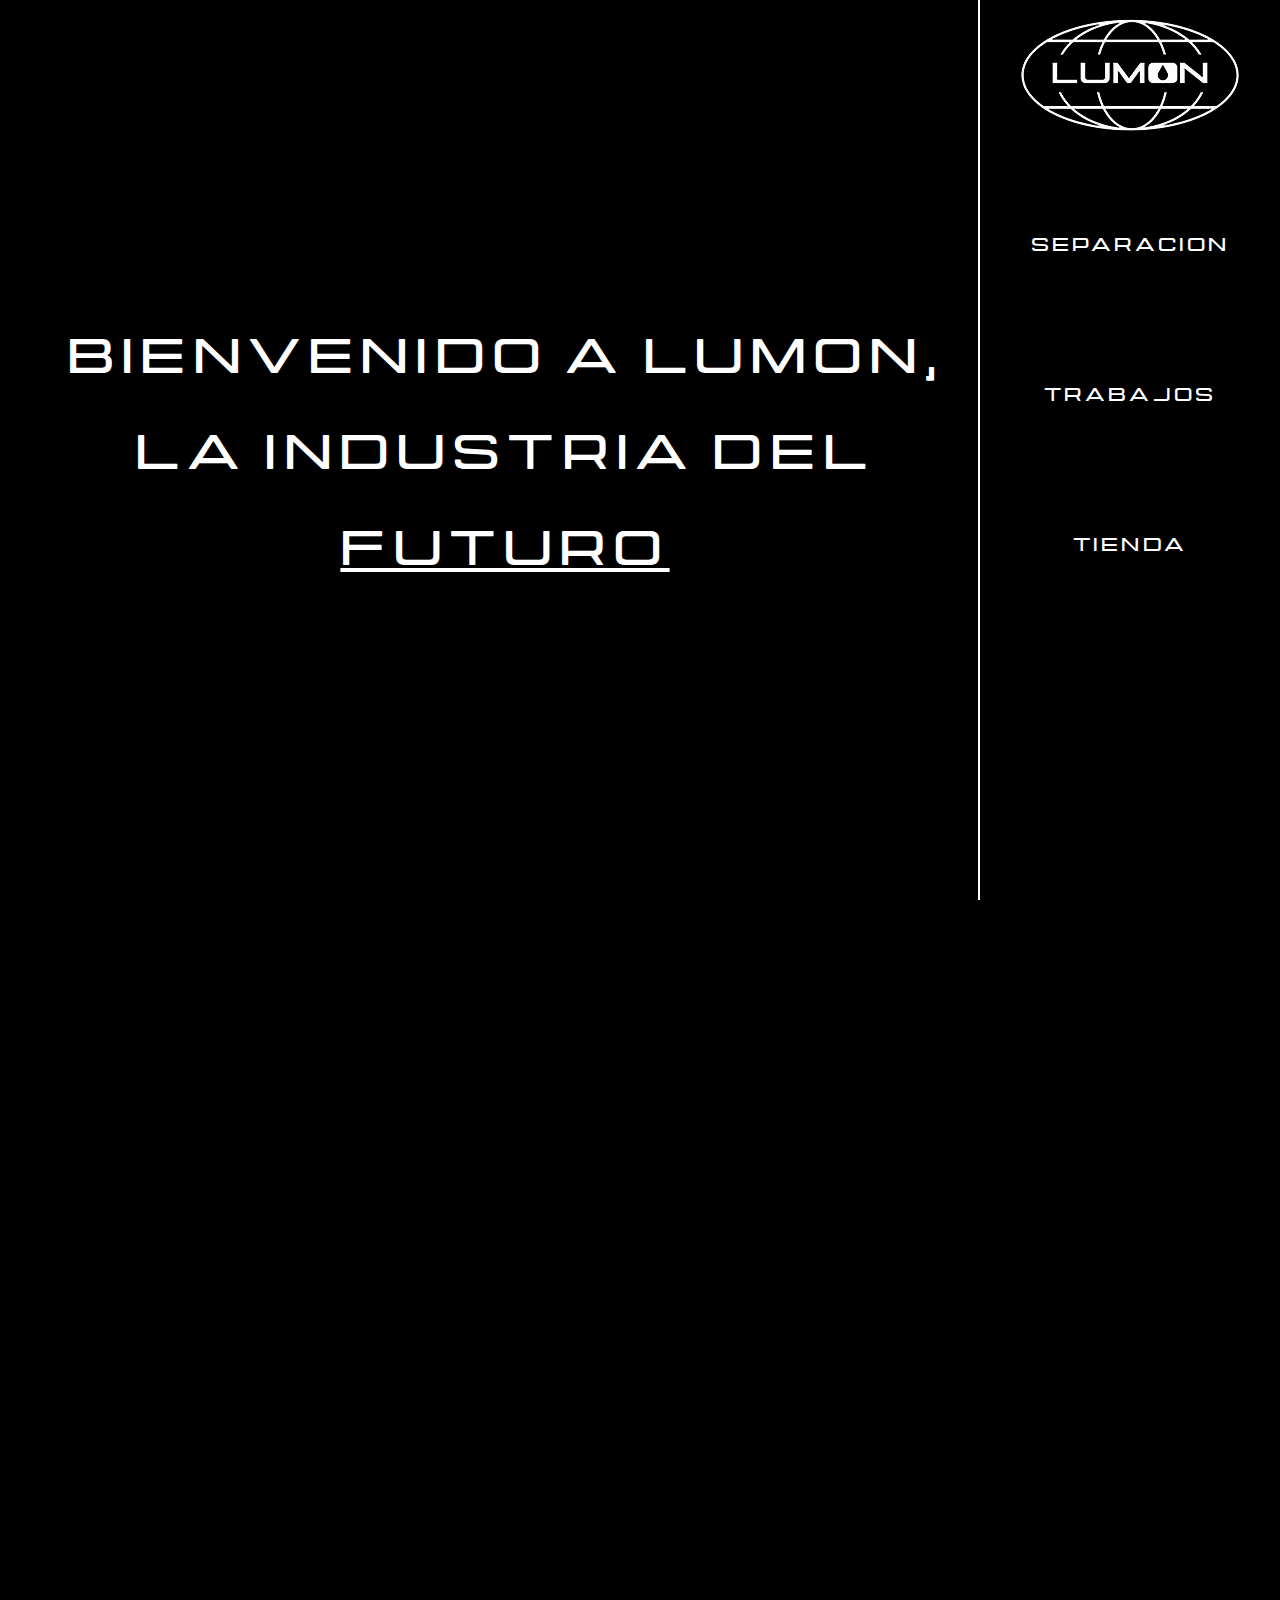
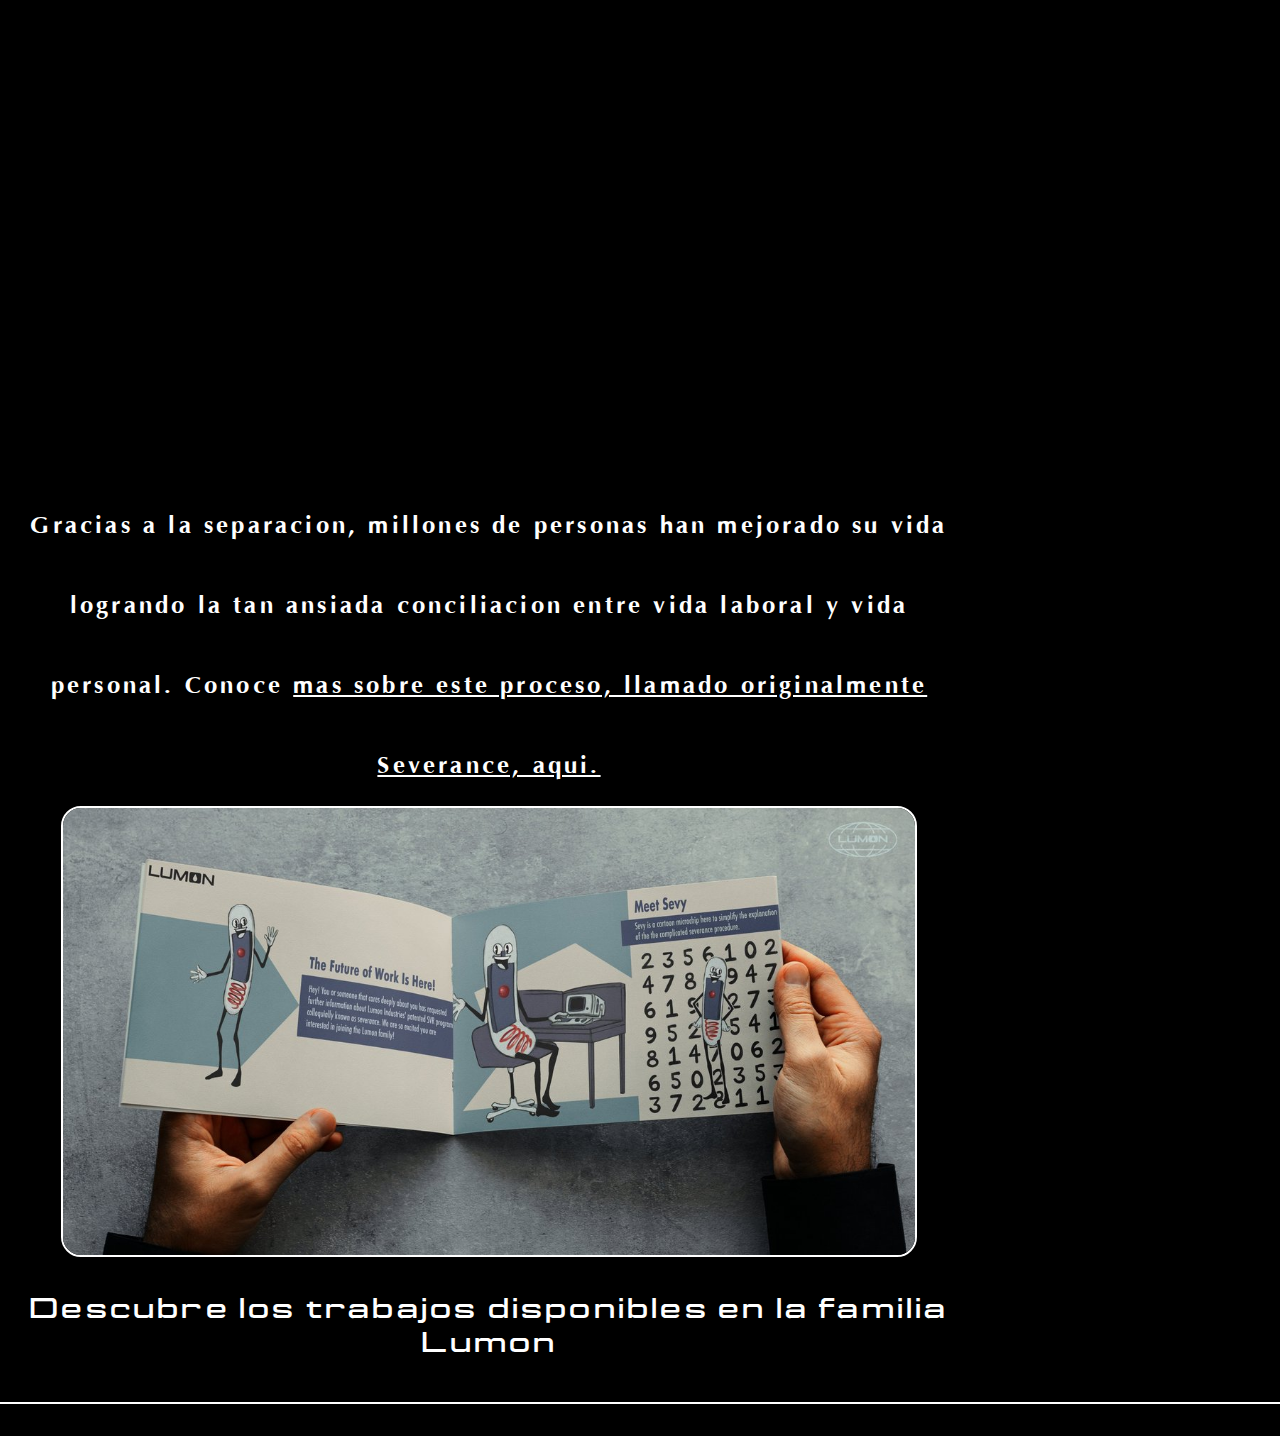
<file: index.html>
<!DOCTYPE html>
<html lang="es">
<head>
    <meta charset="UTF-8">
    <meta http-equiv="X-UA-Compatible" content="IE=edge">
    <meta name="viewport" content="width=device-width, initial-scale=1.0">
    <link rel="stylesheet" href="estilos.css">
    <script src="script/script_menu.js" defer></script>
    <link href="https://unpkg.com/aos@2.3.1/dist/aos.css" rel="stylesheet">
    <link rel="stylesheet" href="https://cdnjs.cloudflare.com/ajax/libs/font-awesome/6.2.1/css/all.min.css" integrity="sha512-MV7K8+y+gLIBoVD59lQIYicR65iaqukzvf/nwasF0nqhPay5w/9lJmVM2hMDcnK1OnMGCdVK+iQrJ7lzPJQd1w==" crossorigin="anonymous" referrerpolicy="no-referrer" />
    <title>Lumon Industries</title>
</head>
<body>
    <div class="grid-container">
        <header>
            <a href="index.html">
                <img src="media/img/lumon-menu-removebg-preview.png" alt="Logo de Lumon Industries">
            </a>
            <nav>
                <ul>
                    <li class="menu"><a href="separacion.html">Separacion</a></li>
                    <li class="menu"><a href="trabajo.html">Trabajos</a></li>
                    <li class="menu"><a href="tienda.html">Tienda</a></li>
                </ul>
            </nav>
        </header>
        <main>
            <button class="abrir-menu">
                <i class="fa-solid fa-bars"></i>
            </button>
            <div class="cabecera" >
                <h1>Bienvenido a Lumon, la industria del <span class="resaltar">futuro</span></h1>
                <a href="#introduccion"><i class="fa-solid fa-chevron-down"></i></a>
            </div>
            <div id="introduccion">
                <h2 data-aos="fade-up" data-aos-duration="2000">Descubre la <span class="resaltar">separacion</span>, la nueva revolucion de nuestra era</h2>
                <div class="testimonio" data-aos="fade-up" data-aos-duration="2000" >
                    <blockquote>Es el mayor avance en toda la historia de la humanidad</blockquote>
                    <span>Jame Eagan</span>
                </div>
                <div class="testimonio" data-aos="fade-up" data-aos-duration="1500">
                    <blockquote>Lumon ha cambiado el dia a dia de millones de personas</blockquote>
                    <span>Helena Eagan</span>
                </div>
            </div>
            <div class="explicacion">
                <p>
                    Gracias a la separacion, millones de personas han mejorado su vida logrando la tan ansiada conciliacion entre vida laboral y vida personal. Conoce <a href="separacion.html">mas sobre este proceso, llamado originalmente Severance, aqui.</a>
                </p>
                <img src="media/img/folleto.jpg" alt="">
                <h3>Descubre los trabajos disponibles en la familia Lumon</h3>
            </div>
        </main>
    </div>
    <footer>
        
    </footer>
</body>
</html>
<script src="https://unpkg.com/aos@2.3.1/dist/aos.js"></script>
    <script>
        AOS.init();
      </script>
</file>
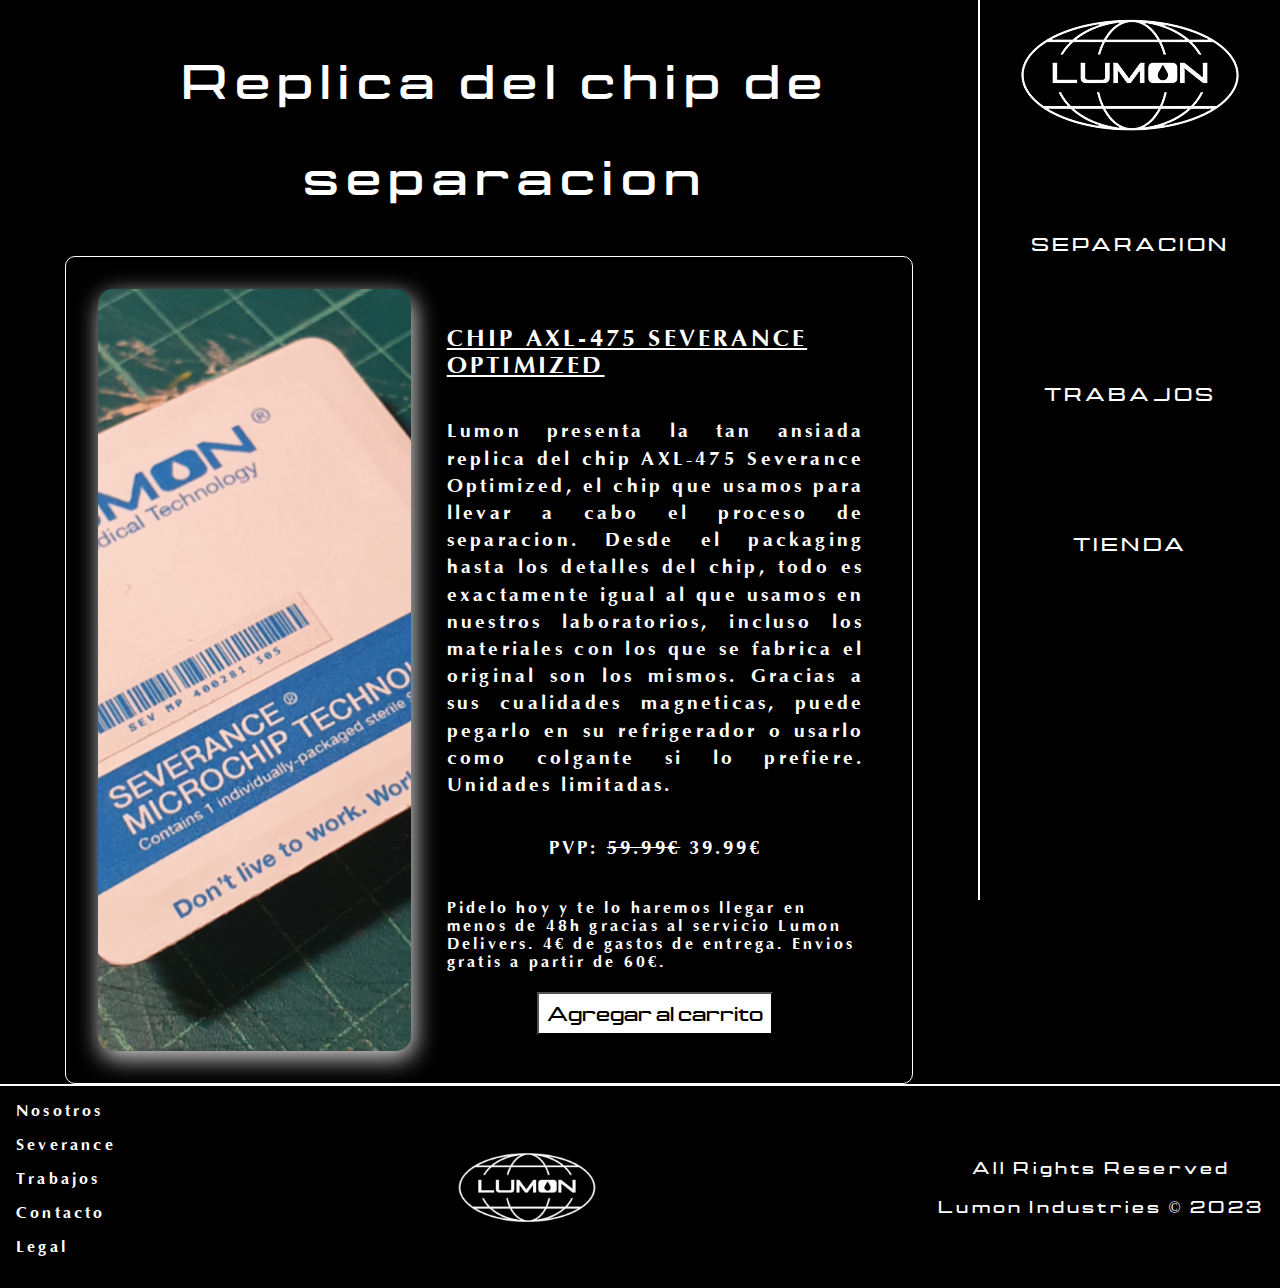
<file: ficha_producto.html>
<!DOCTYPE html>
<html lang="en">
<head>
    <meta charset="UTF-8">
    <meta http-equiv="X-UA-Compatible" content="IE=edge">
    <meta name="viewport" content="width=device-width, initial-scale=1.0">
    <link rel="stylesheet" href="estilos.css">
    <script src="script/script_menu.js" defer></script>
    <link href="https://unpkg.com/aos@2.3.1/dist/aos.css" rel="stylesheet">
    <link rel="stylesheet" href="https://cdnjs.cloudflare.com/ajax/libs/font-awesome/6.2.1/css/all.min.css" integrity="sha512-MV7K8+y+gLIBoVD59lQIYicR65iaqukzvf/nwasF0nqhPay5w/9lJmVM2hMDcnK1OnMGCdVK+iQrJ7lzPJQd1w==" crossorigin="anonymous" referrerpolicy="no-referrer" />
    <title>Trabajo</title>
</head>
<body>
    <div class="grid-container">
        <header>
            <a href="index.html">
                <img src="media/img/lumon-menu-removebg-preview.png" alt="Logo de Lumon Industries">
            </a>
            <nav>
                <ul>
                    <li><a href="separacion.html">Separacion</a></li>
                    <li><a href="trabajo.html">Trabajos</a></li>
                    <li><a href="tienda.html">Tienda</a></li>
                </ul>
            </nav>
        </header>
        <main id="ficha-producto">
            <button class="abrir-menu">
                <i class="fa-solid fa-bars"></i>
            </button>
            <h1>Replica del chip de separacion</h1>
            <section class="container-ficha">
                <img src="media/img/chip.png" alt="">
                <div class="descripcion-producto">
                    <h2>Chip AXL-475 Severance Optimized</h2>
                    <p>Lumon presenta la tan ansiada replica del chip AXL-475 Severance Optimized, el chip que usamos para llevar a cabo el proceso de separacion. Desde el packaging hasta los detalles del chip, todo es exactamente igual al que usamos en nuestros laboratorios, incluso los materiales con los que se fabrica el original son los mismos. Gracias a sus cualidades magneticas, puede pegarlo en su refrigerador o usarlo como colgante si lo prefiere. Unidades limitadas.</p>
                    <h3>PVP: <span class="precio-antiguo">59.99€</span> 39.99€</h3>
                    <h4>Pidelo hoy y te lo haremos llegar en menos de 48h gracias al servicio Lumon Delivers. 4€ de gastos de entrega. Envios gratis a partir de 60€.</h4>
                    <button class="añadir">Agregar al carrito</button>
                </div>
            </section>
        </main>
    </div>
    <footer>
        <ul>
            <li>Nosotros</li>
            <li>Severance</li>
            <li>Trabajos</li>
            <li>Contacto</li>
            <li>Legal</li>
        </ul>
        <img src="media/img/lumon-logo.jpg" alt="">
        <div class="copyright">   
            <span>All Rights Reserved</span>
            <span>Lumon Industries © 2023</span>
        </div>
    </footer>
</body>
</html>
<script src="https://unpkg.com/aos@2.3.1/dist/aos.js"></script>
    <script>
        AOS.init();
      </script>
</file>
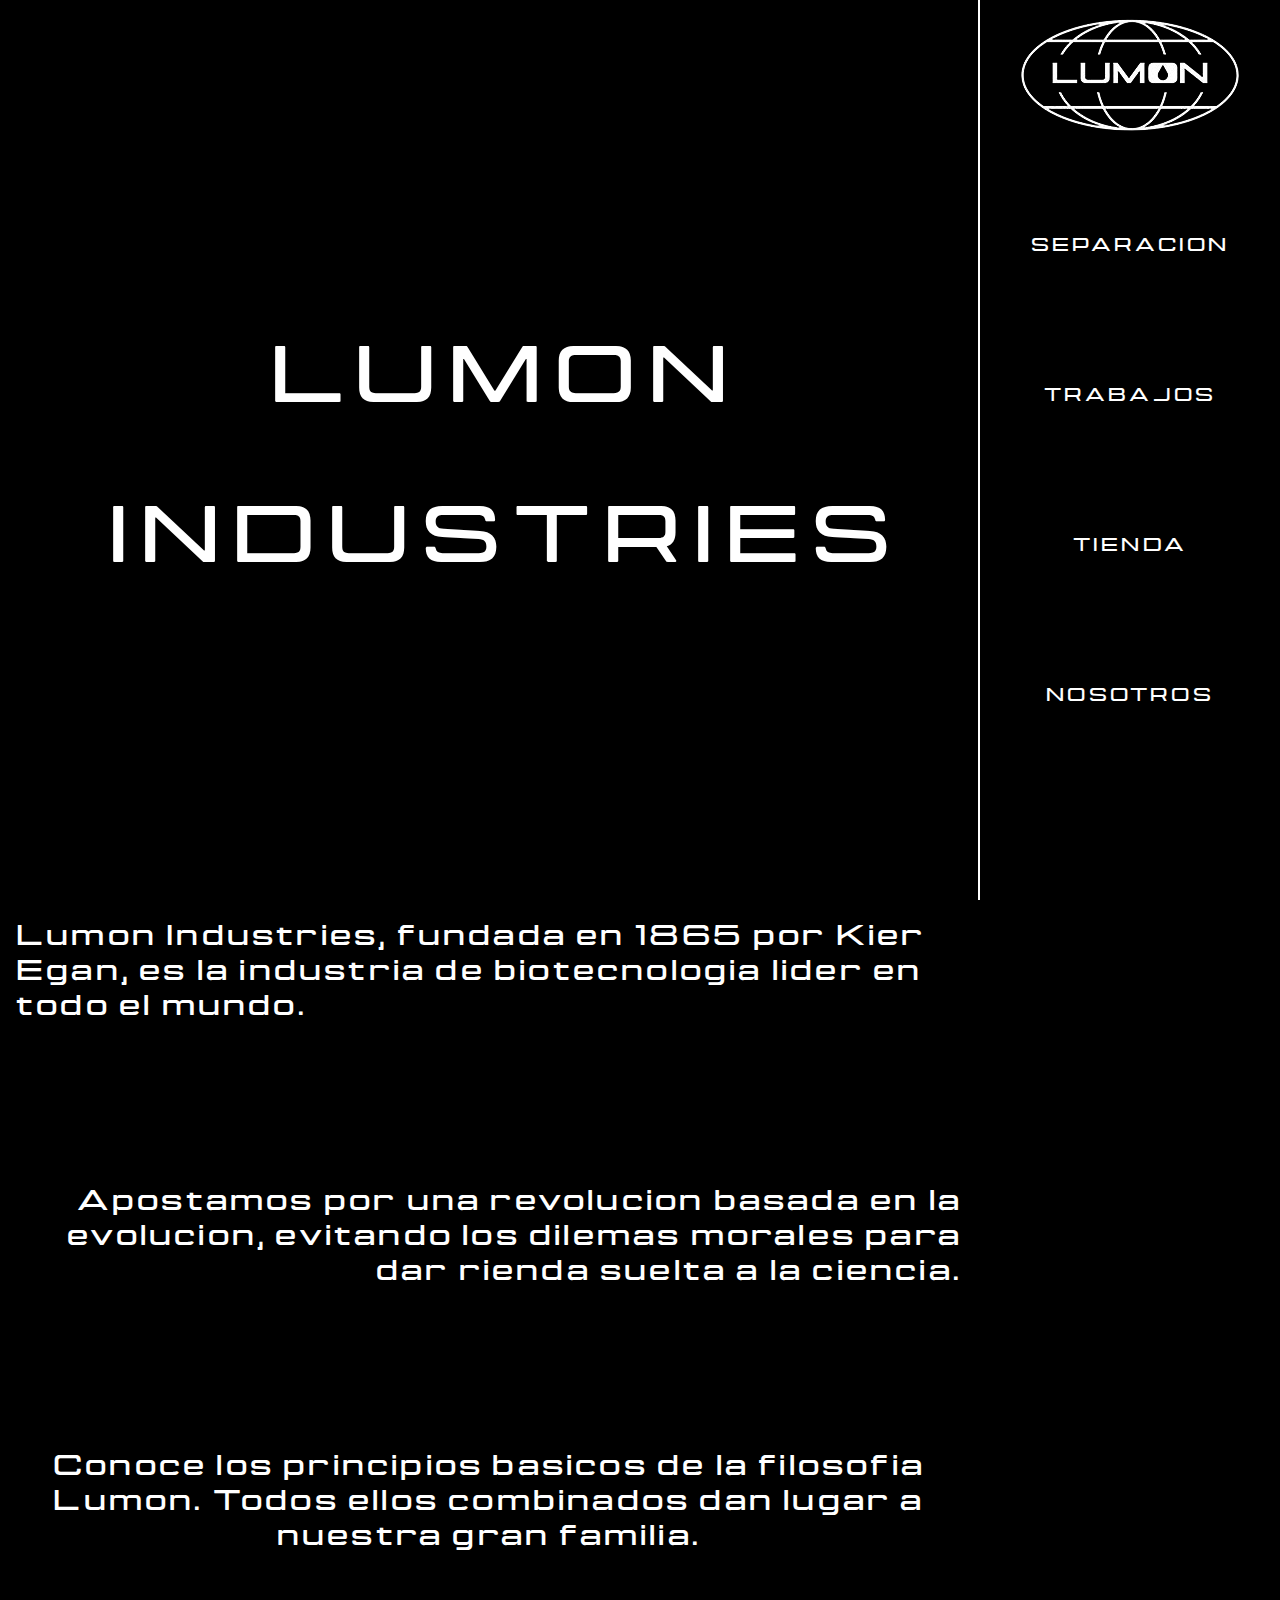
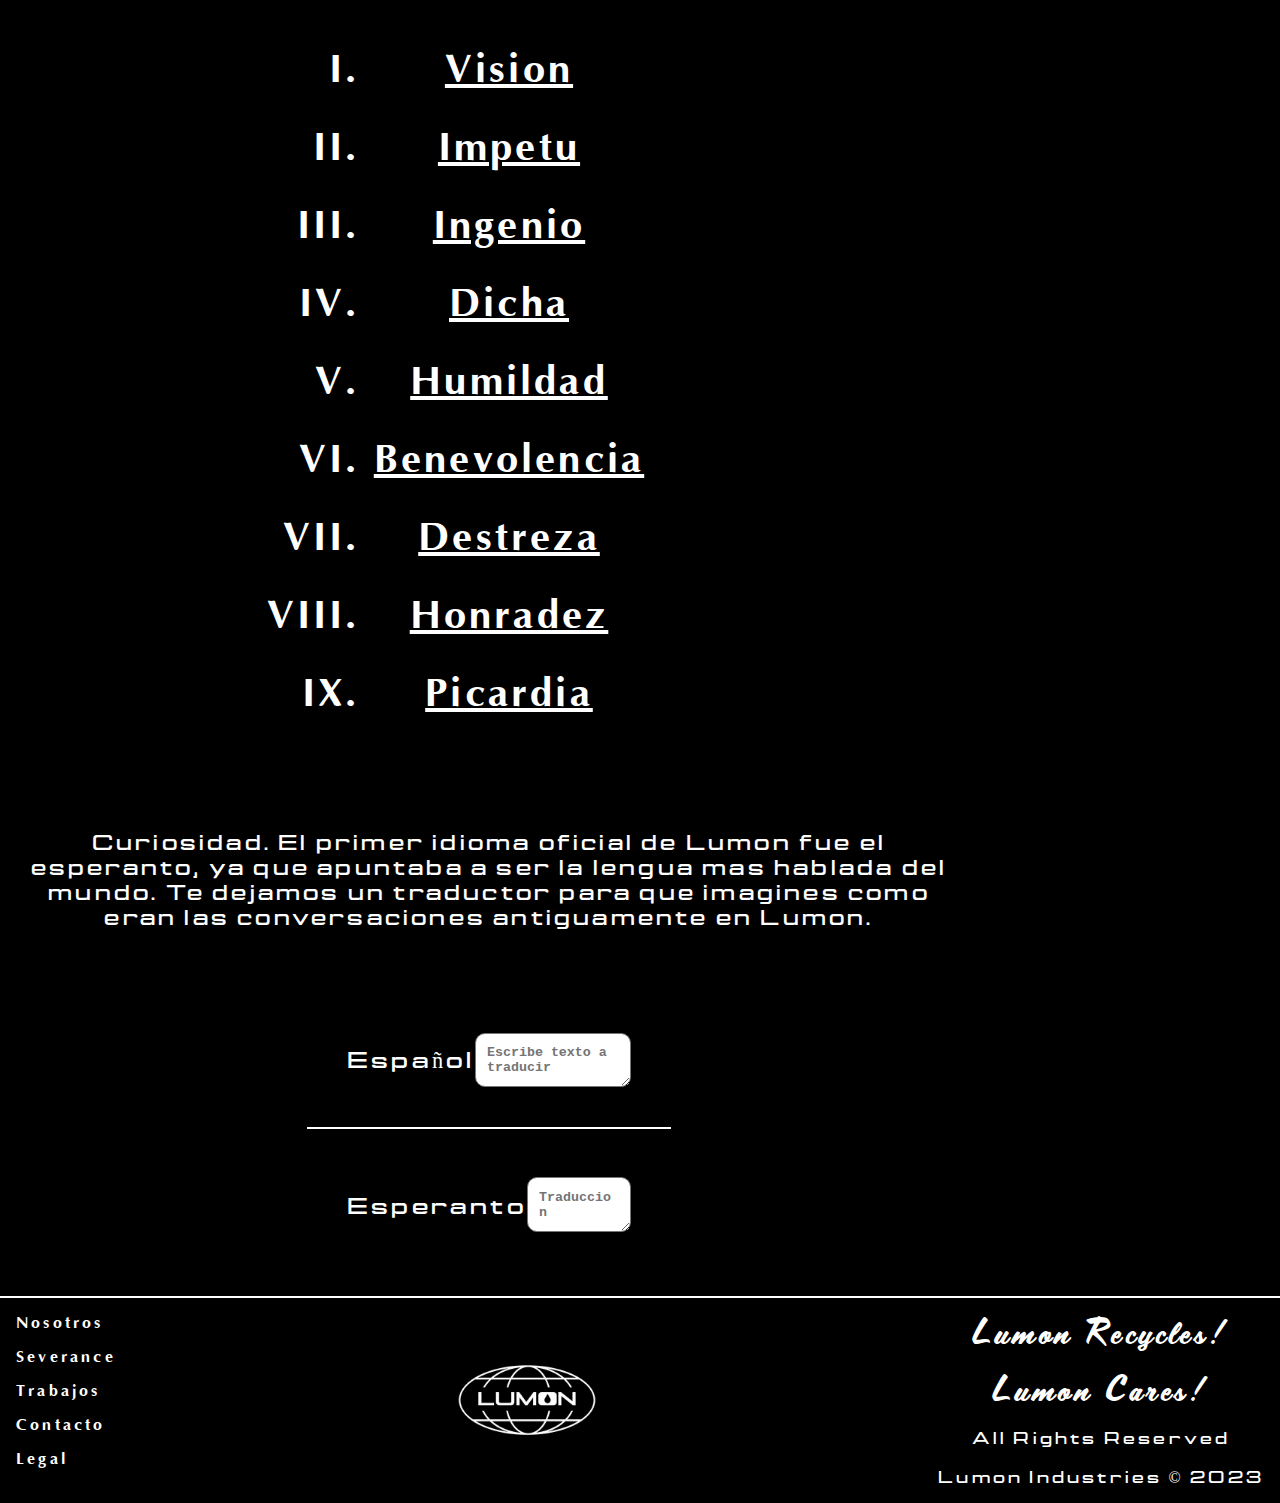
<file: nosotros.html>
<!DOCTYPE html>
<html lang="en">
<head>
    <meta charset="UTF-8">
    <meta http-equiv="X-UA-Compatible" content="IE=edge">
    <meta name="viewport" content="width=device-width, initial-scale=1.0">
    <link rel="stylesheet" href="estilos.css">
    <script src="script/script_menu.js" defer></script>
    <script src="script/traductor.js" defer></script>
    <link href="https://unpkg.com/aos@2.3.1/dist/aos.css" rel="stylesheet">
    <link rel="icon" type="image/x-icon" href="/media/img/cerebro.png">
    <link rel="stylesheet" href="https://cdnjs.cloudflare.com/ajax/libs/font-awesome/6.2.1/css/all.min.css" integrity="sha512-MV7K8+y+gLIBoVD59lQIYicR65iaqukzvf/nwasF0nqhPay5w/9lJmVM2hMDcnK1OnMGCdVK+iQrJ7lzPJQd1w==" crossorigin="anonymous" referrerpolicy="no-referrer" />
    <title>Lumon Industries ©</title>
</head>
<body>
    <div class="grid-container">
        <header>
            <a href="index.html">
                <img src="media/img/lumon-menu-removebg-preview.png" alt="Logo de Lumon Industries">
            </a>
            <nav>
                <ul>
                    <li><a href="separacion.html">Separacion</a></li>
                    <li><a href="trabajo.html">Trabajos</a></li>
                    <li><a href="tienda.html">Tienda</a></li>
                    <li class="menu"><a href="nosotros.html">Nosotros</a></li>
                </ul>
            </nav>
        </header>
        <main id="nosotros">
            <button class="abrir-menu">
                <i class="fa-solid fa-bars"></i>
            </button>
            <div class="cabecera" >
                <h1 id="severance">Lumon Industries</h1>
            </div>
            <div class="historia">
                <span class="resumen">Lumon Industries, fundada en 1865 por Kier Egan, es la industria de biotecnologia lider en todo el mundo.</span>
                <span class="resumen">Apostamos por una revolucion basada en la evolucion, evitando los dilemas morales para dar rienda suelta a la ciencia.</span>
                <span class="resumen"> Conoce los principios basicos de la filosofia Lumon. Todos ellos combinados dan lugar a nuestra gran familia.</span>
            </div>
            <section class="principios">
                
                <ul>
                    <li>Vision</li>
                    <li>Impetu</li>
                    <li>Ingenio</li>
                    <li>Dicha</li>
                    <li>Humildad</li>
                    <li>Benevolencia</li>
                    <li>Destreza</li>
                    <li>Honradez</li>
                    <li>Picardia</li>
                </ul>
            </section>
            <section class="traductor">
                <span>Curiosidad. El primer idioma oficial de Lumon fue el esperanto, ya que apuntaba a ser la lengua mas hablada del mundo. Te dejamos un traductor para que imagines como eran las conversaciones antiguamente en Lumon.</span>
                <form id="form-traduccion">
                    <div class="form-group">
                        <label for="spa">Español</label>
                        <textarea id="entrada" placeholder="Escribe texto a traducir" class="form-control"></textarea>
                    </div>
                    <div class="form-group">
                        <label for="eng">Esperanto</label>
                        <textarea readonly id="salida" placeholder="Traduccion" class="form-control"></textarea>
                    </div>
                </form>
            </section>
        </main>
    </div>
    <footer>
        <ul>
            <li>Nosotros</li>
            <li>Severance</li>
            <li>Trabajos</li>
            <li>Contacto</li>
            <li>Legal</li>
        </ul>
        <img src="media/img/lumon-logo.jpg" alt="">
        <div class="copyright">
            <span class="propaganda">Lumon Recycles!</span>
            <span class="propaganda">Lumon Cares!</span>
            <span>All Rights Reserved</span>
            <span>Lumon Industries © 2023</span>
        </div>
        
    </footer>
</body>
</html>
<script src="https://unpkg.com/aos@2.3.1/dist/aos.js"></script>
    <script>
        AOS.init();
      </script>
</file>
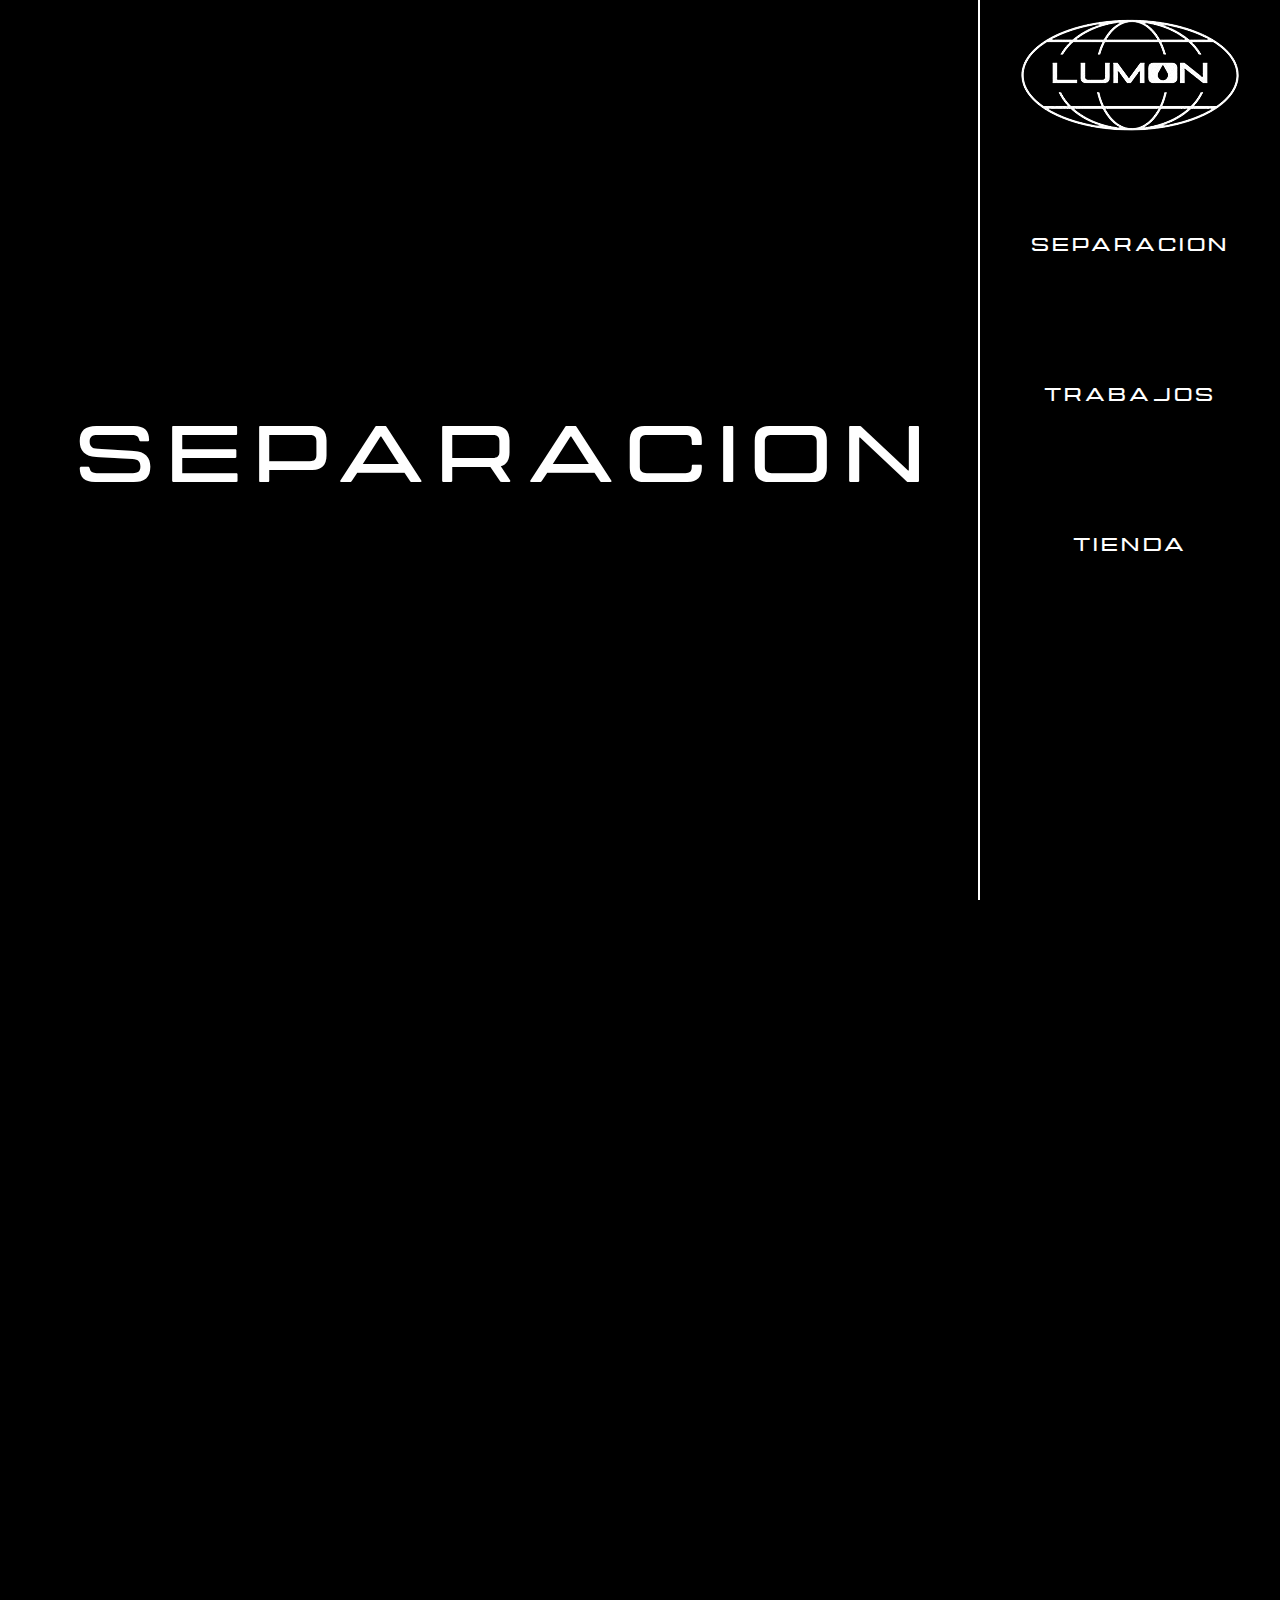
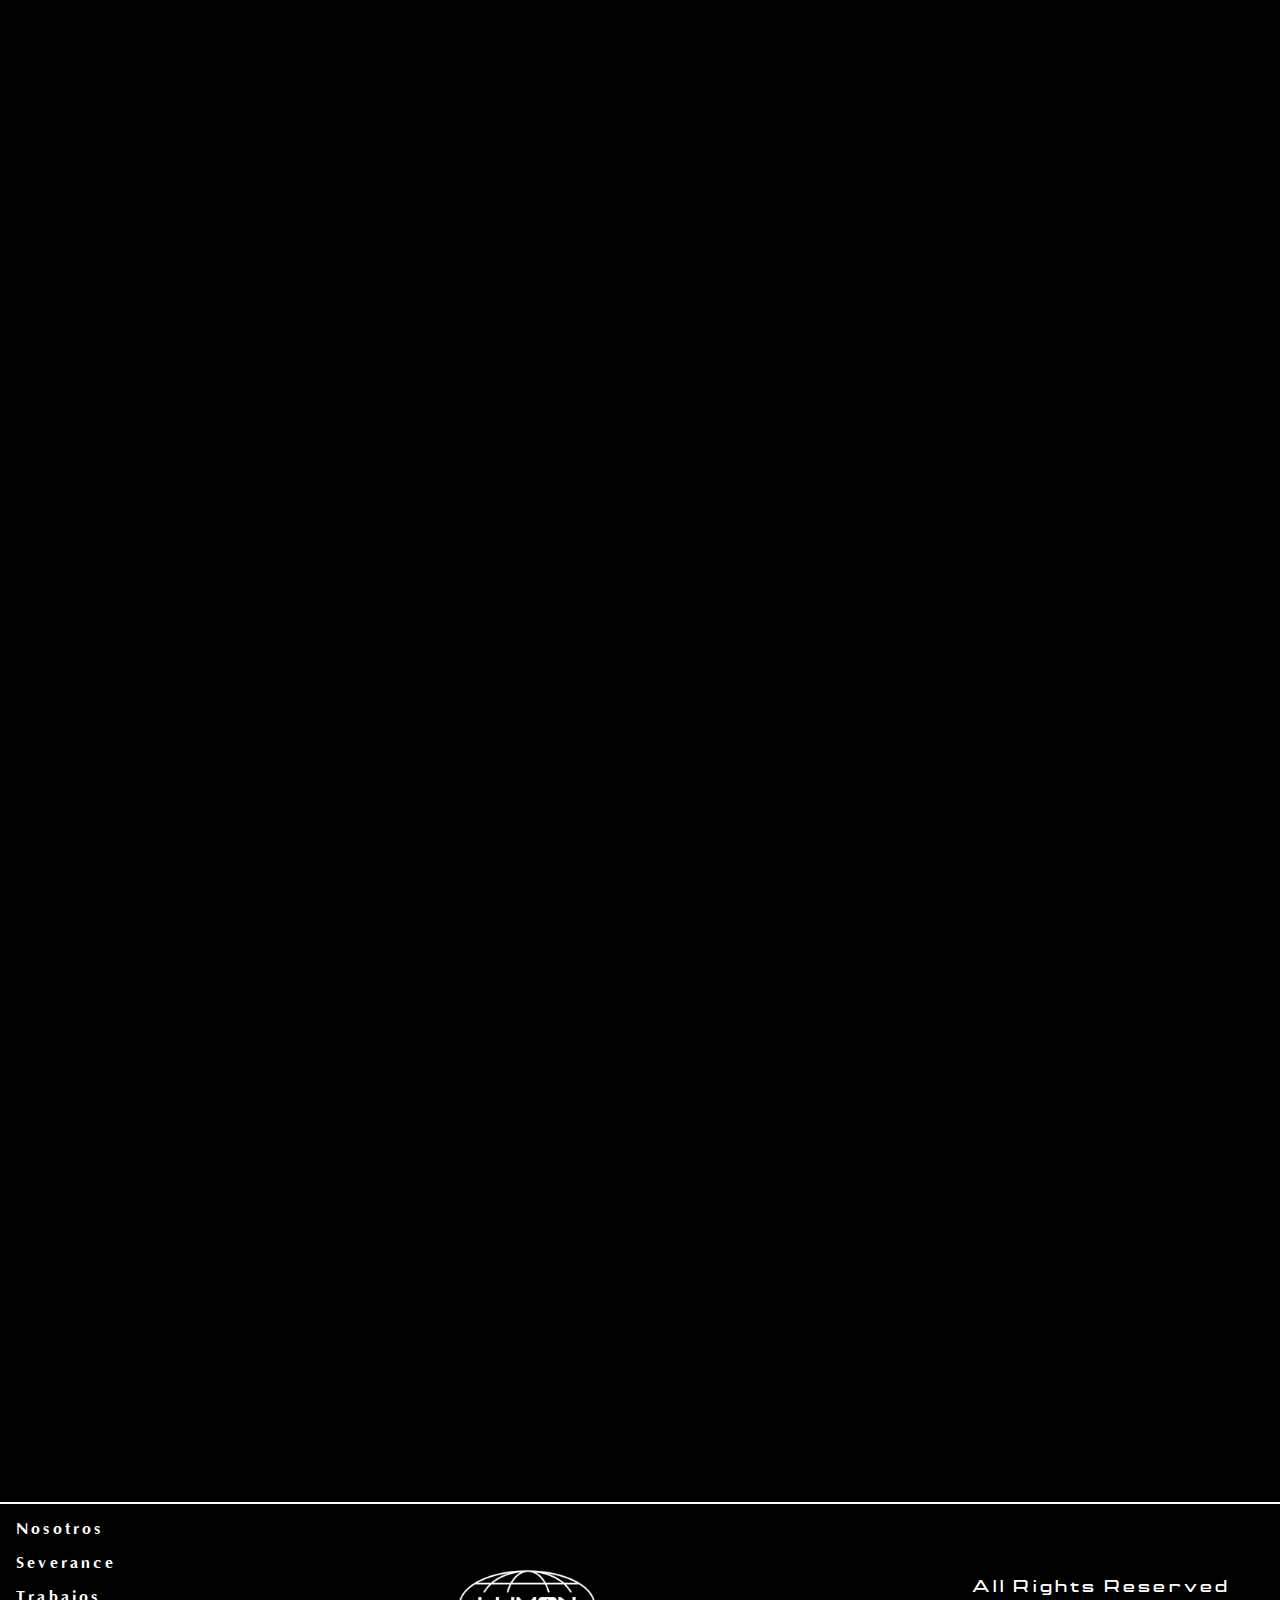
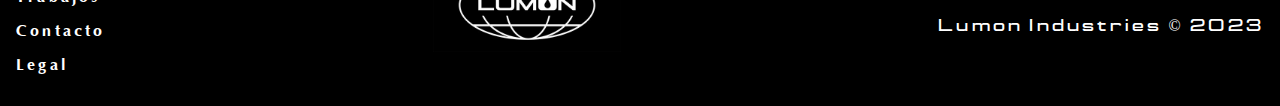
<file: separacion.html>
<!DOCTYPE html>
<html lang="en">
<head>
    <meta charset="UTF-8">
    <meta http-equiv="X-UA-Compatible" content="IE=edge">
    <meta name="viewport" content="width=device-width, initial-scale=1.0">
    <link rel="stylesheet" href="estilos.css">
    <script src="script/script_menu.js" defer></script>
    <link href="https://unpkg.com/aos@2.3.1/dist/aos.css" rel="stylesheet">
    <link rel="stylesheet" href="https://cdnjs.cloudflare.com/ajax/libs/font-awesome/6.2.1/css/all.min.css" integrity="sha512-MV7K8+y+gLIBoVD59lQIYicR65iaqukzvf/nwasF0nqhPay5w/9lJmVM2hMDcnK1OnMGCdVK+iQrJ7lzPJQd1w==" crossorigin="anonymous" referrerpolicy="no-referrer" />
    <title>Trabajo</title>
</head>
<body>
    <div class="grid-container">
        <header>
            <a href="index.html">
                <img src="media/img/lumon-menu-removebg-preview.png" alt="Logo de Lumon Industries">
            </a>
            <nav>
                <ul>
                    <li><a href="separacion.html">Separacion</a></li>
                    <li><a href="trabajo.html">Trabajos</a></li>
                    <li><a href="tienda.html">Tienda</a></li>
                </ul>
            </nav>
        </header>
        <main>
            <button class="abrir-menu">
                <i class="fa-solid fa-bars"></i>
            </button>
            <div class="cabecera" >
                <h1 id="severance">Separacion</h1>
                <!-- <a href="#separacion"><i class="fa-solid fa-chevron-down"></i></a> -->
            </div>
            <div id="separacion" data-aos="fade-up" data-aos-duration="2500">
                <h2>¿Que es la separacion?</h2>
                <div class="explicacion-separacion" >
                    <div class="cerebros-separados">
                        <img src="media/img/halfBrain.png" alt="">
                        <img src="media/img/halfBrain2v1.png" alt="">
                    </div>
                    
                    <p>La separacion es un proceso mediante el cual se separan los recuerdos de una persona de los relativos al trabajo. De este modo, cuando la persona se encuentre en el trabajo no recordara nada de su vida personal, al igual que tampoco recordara el trabajo cuando este fuera de el, ni lo que ha sucedido durante su jornada laboral.</p>
                </div>
                <h2>Un ejemplo visual</h2>
                <div class="ejemplo">
                    <div class="container-animacion">
                        <div id="linea1"></div>
                            <p>Aunque cercanas, dos lineas paralelas nunca se tocan entre si.</p>
                        <div id="linea2"></div>
                    </div>
                    
                </div>
                <h2>¿Como funciona la separacion?</h2>
                <div class="funcionamiento-separacion">
                    <p>Gracias a un chip introducido cerca de la amigdala mediante un sencillo proceso quirurgico se consigue la separacion espacial de los recuerdos de su receptor.</p>
                    <img src="media/img/chip.png" alt="">
                </div>
                <h2>Impacto de la separacion en nuestros trabajadores desde su implantacion</h2>
                <table class="impacto-separacion">
                    <thead>
                        <th>Periodo</th>
                        <th>Felicidad</th>
                        <th>Productividad</th>
                    </thead>
                    <tbody>
                        <tr>
                            <td>2015-2016</td>
                            <td>14%</td>
                            <td>20%</td>
                        </tr>
                        <tr>
                            <td>2016-2017</td>
                            <td>20%</td>
                            <td>30%</td>
                        </tr>
                        <tr>
                            <td>2017-2018</td>
                            <td>32%</td>
                            <td>38%</td>
                        </tr>
                        <tr>
                            <td>2018-2019</td>
                            <td>48%</td>
                            <td>50%</td>
                        </tr>
                    </tbody>
                </table>
            </div>
        </main>
    </div>
    <footer>
        <ul>
            <li>Nosotros</li>
            <li>Severance</li>
            <li>Trabajos</li>
            <li>Contacto</li>
            <li>Legal</li>
        </ul>
        <img src="media/img/lumon-logo.jpg" alt="">
        <div class="copyright">   
            <span>All Rights Reserved</span>
            <span>Lumon Industries © 2023</span>
        </div>
        
    </footer>
</body>
</html>
<script src="https://unpkg.com/aos@2.3.1/dist/aos.js"></script>
    <script>
        AOS.init();
      </script>
</file>
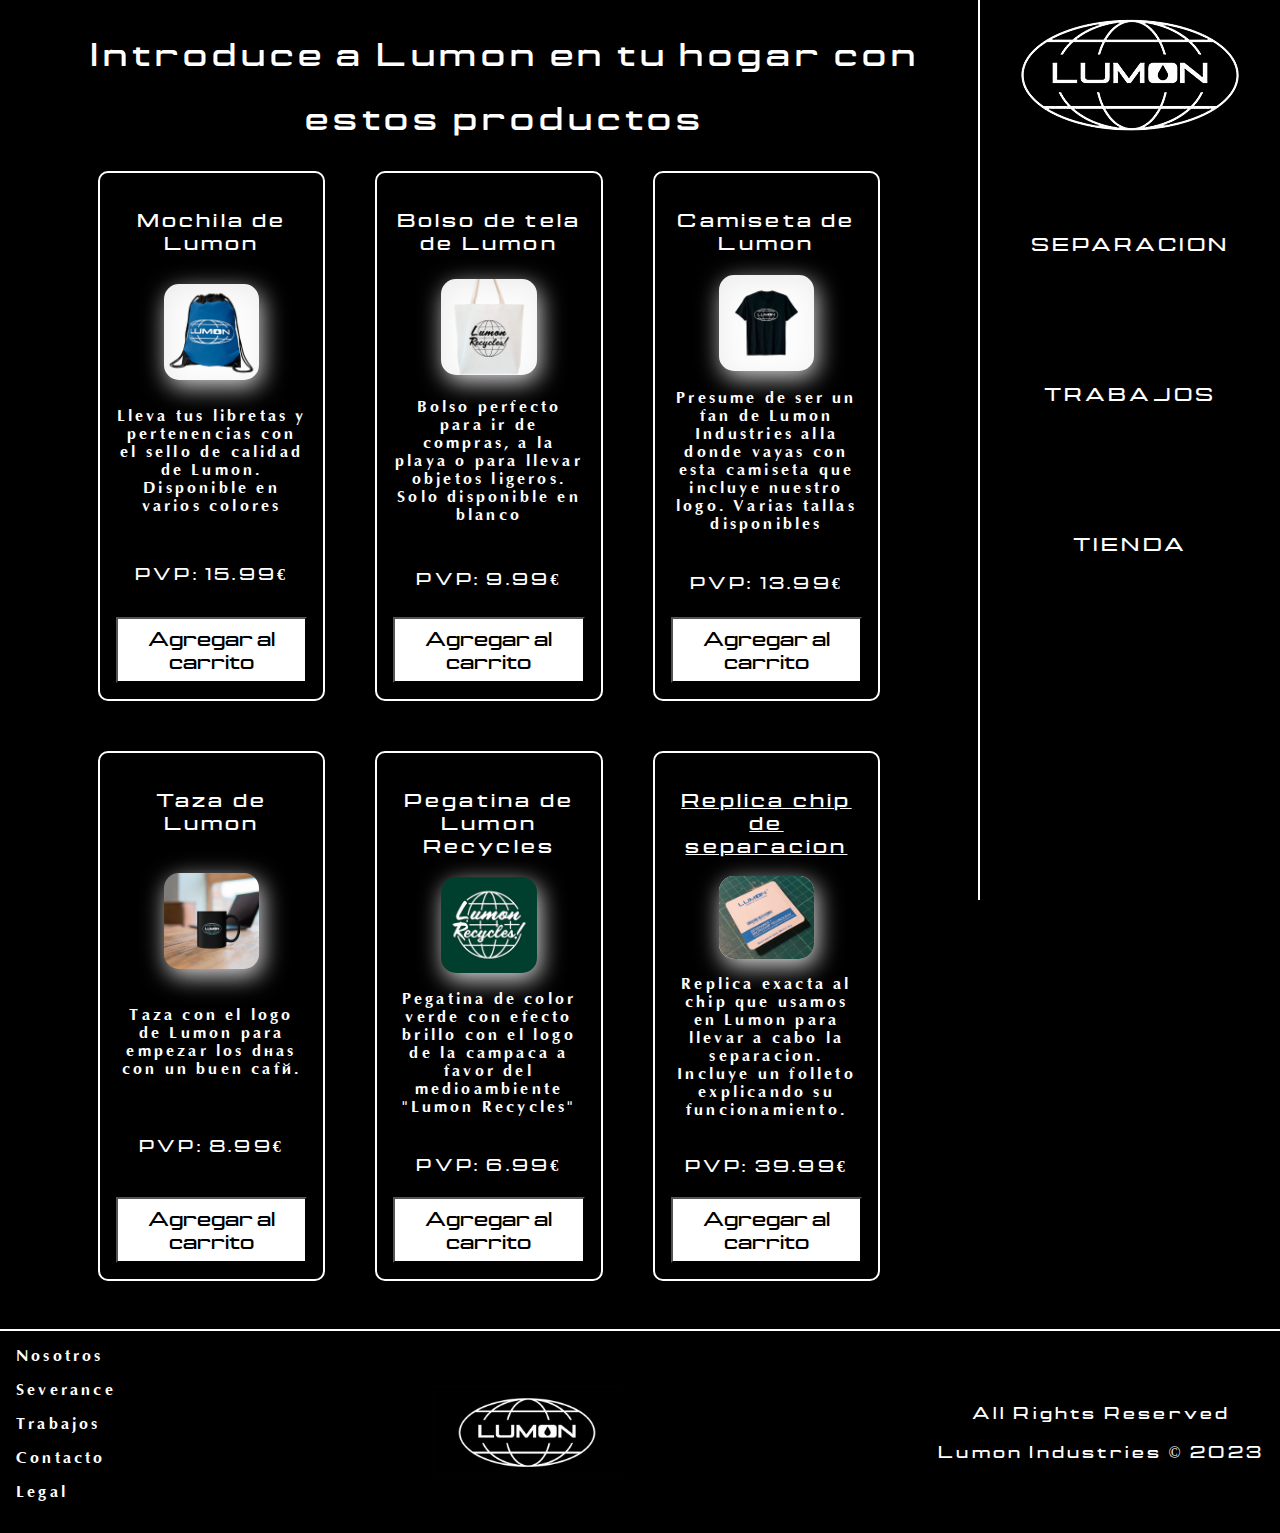
<file: tienda.html>
<!DOCTYPE html>
<html lang="en">
<head>
    <meta charset="UTF-8">
    <meta http-equiv="X-UA-Compatible" content="IE=edge">
    <meta name="viewport" content="width=device-width, initial-scale=1.0">
    <link rel="stylesheet" href="estilos.css">
    <script src="script/script_menu.js" defer></script>
    <link href="https://unpkg.com/aos@2.3.1/dist/aos.css" rel="stylesheet">
    <link rel="stylesheet" href="https://cdnjs.cloudflare.com/ajax/libs/font-awesome/6.2.1/css/all.min.css" integrity="sha512-MV7K8+y+gLIBoVD59lQIYicR65iaqukzvf/nwasF0nqhPay5w/9lJmVM2hMDcnK1OnMGCdVK+iQrJ7lzPJQd1w==" crossorigin="anonymous" referrerpolicy="no-referrer" />
    <title>Trabajo</title>
</head>
<body>
    <div class="grid-container">
        <header>
            <a href="index.html">
                <img src="media/img/lumon-menu-removebg-preview.png" alt="Logo de Lumon Industries">
            </a>
            <nav>
                <ul>
                    <li><a href="separacion.html">Separacion</a></li>
                    <li><a href="trabajo.html">Trabajos</a></li>
                    <li><a href="tienda.html">Tienda</a></li>
                </ul>
            </nav>
        </header>
        <main id="tienda">
            <button class="abrir-menu">
                <i class="fa-solid fa-bars"></i>
            </button>
            
            <h1>Introduce a Lumon en tu hogar con estos productos</h1>
            <section class="contenedor-tienda">
                <div class="producto">
                    <h3>Mochila de Lumon</h3>
                    <img src="media/img/bag.png" alt="">
                    <p>Lleva tus libretas y pertenencias con el sello de calidad de Lumon. Disponible en varios colores</p>
                    <h4>PVP: 15.99€</h4>
                    <button class="añadir">Agregar al carrito</button>
                </div>
                <div class="producto">
                    <h3>Bolso de tela de Lumon</h3>
                    <img src="media/img/bolso.png" alt="">
                    <p>Bolso perfecto para ir de compras, a la playa o para llevar objetos ligeros. Solo disponible en blanco</p>
                    <h4>PVP: 9.99€</h4>
                    <button class="añadir">Agregar al carrito</button>
                </div>
                <div class="producto">
                    <h3>Camiseta de Lumon</h3>
                    <img src="media/img/camiseta.png" alt="">
                    <p>Presume de ser un fan de Lumon Industries alla donde vayas con esta camiseta que incluye nuestro logo. Varias tallas disponibles</p>
                    <h4>PVP: 13.99€</h4>
                    <button class="añadir">Agregar al carrito</button>
                </div>
                <div class="producto">
                    <h3>Taza de Lumon</h3>
                    <img src="media/img/taza1.png" alt="">
                    <p>Taza con el logo de Lumon para empezar los días con un buen café.</p>
                    <h4>PVP: 8.99€</h4>
                    <button class="añadir">Agregar al carrito</button>
                </div>
                <div class="producto">
                    <h3>Pegatina de Lumon Recycles</h3>
                    <img src="media/img/pegatina.png" alt="">
                    <p>Pegatina de color verde con efecto brillo con el logo de la campaña a favor del medioambiente "Lumon Recycles"</p>
                    <h4>PVP: 6.99€</h4>
                    <button class="añadir">Agregar al carrito</button>
                </div>
                <div class="producto">
                    <a href="ficha_producto.html"><h3>Replica chip de separacion</h3></a>
                    <img src="media/img/chip.png" alt="">
                    <p>Replica exacta al chip que usamos en Lumon para llevar a cabo la separacion. Incluye un folleto explicando su funcionamiento.</p>
                    <h4>PVP: 39.99€</h4>
                    <button class="añadir">Agregar al carrito</button>
                </div>
            </section>
        </main>
    </div>
    <footer>
        <ul>
            <li>Nosotros</li>
            <li>Severance</li>
            <li>Trabajos</li>
            <li>Contacto</li>
            <li>Legal</li>
        </ul>
        <img src="media/img/lumon-logo.jpg" alt="">
        <div class="copyright">   
            <span>All Rights Reserved</span>
            <span>Lumon Industries © 2023</span>
        </div>
        
    </footer>
</body>
</html>
<script src="https://unpkg.com/aos@2.3.1/dist/aos.js"></script>
    <script>
        AOS.init();
      </script>
</file>
<file: estilos.css>
@font-face {
    font-family: 'Manifold Demibold';
    src: url('fonts/manifoldCF/Fontspring-DEMO-manifoldextendedcf-bold.otf');
}
@font-face {
    font-family: 'Forma Bold';
    src: url('fonts/formadjr/FormaDJRBanner-Bold-Testing.ttf');
}
@font-face {
    font-family: 'Optima';
    src: url('fonts/optima/OPTIMA_B.TTF');
}
@font-face {
    font-family: 'Scriptorama';
    src: url('fonts/scriptorama/design.jasonwalcott.Scriptorama\ Tradeshow\ JF.ttf');
}
@keyframes movimientoFlecha {
    0%{
        bottom: 2%;
    }
    50%{
        bottom: 5%;
    }
    100%{
        bottom: 2%;
    }
}
@keyframes avanceLinea {
    0%{
        width: 0%;
    }100%{
        width: 100%;
    }
}
html{
    scroll-behavior: smooth;
}
body{  
    margin: 0;
    background-color: black;
    font-family: 'Manifold Demibold';
    color: white;
    letter-spacing: 0.2em;
}
.abrir-menu{
    display: none;
    position: absolute;
    top: 2%;
    left: 2%;
    font-size: 1.5rem;
}
.grid-container{
    display: grid;
    grid-template-columns: 1fr 0.15fr;
    grid-template-rows: 1fr;
}
main{
    grid-row: 1;
    grid-column: 1;
}
header{
    grid-row: 1;
    grid-column: 2;
    height: 100vh;
    background-color: black;
    display: flex;
    flex-direction: column;
    align-items: center;
    position: sticky;
    top: 0;
    border-left: 2px double white;
}
header a{
    margin-bottom: 4rem;
    text-transform: uppercase;
}
nav ul li{
    margin-bottom: 8rem;
}
nav ul li a::before{
    content: '';
    display: inline-block;
    height: 0;
    width: 4px;
    margin-right: 5px;
}
nav ul li a::after{
    content: '';
    display: inline-block;
    height: 0;
    width: 4px;
    margin-right: 5px;
}
nav ul li a:hover::before{
    content: '';
    display: inline-block;
    height: 15px;
    width: 4px;
    background-color: white;
    transition: .9s;
    transform: rotate(-180deg);
}
nav ul li a:hover::after{
    content: '';
    display: inline-block;
    height: 15px;
    width: 4px;
    background-color: white;
    transition: .9s;
    transform: rotate(180deg);
}
nav ul li a{
    text-decoration: none;
    color: white;   
    font-size: large;}
header nav ul{
    padding: 0;
    text-align: center;
    list-style: none;
}
h1{
    font-size: 4rem;
    margin-left: 2rem;
    letter-spacing: 0.15em;
    line-height: 2em;
}
.resaltar{
    text-decoration: underline;
}
.cabecera{
    color: white;
    text-transform: uppercase;
    display: flex;
    align-items: center;
    justify-content: center;
    height: 100vh;
}
.cabecera i{
    color: white;
    font-size: 1.5em;
    position: absolute;
    bottom: 2%;
    left: 50%;
    animation-name: movimientoFlecha;
    animation-duration: 1.5s;
    animation-fill-mode: backwards;
    animation-iteration-count: infinite;
}
.cabecera i:hover{
    animation-name: none;
}
#introduccion{
    display: flex;
    flex-direction: column;
    justify-content: space-between;
    color: white;
    font-size: 2em;
    text-align: center;
    height: 100vh;
}
#introduccion h2{
    margin-left: 0.2rem;
}
blockquote:before { 
    content: open-quote; 
}
blockquote:after  { 
    content: close-quote; 
}
#introduccion div:first-of-type{
    width: 50%;
}
#introduccion div:nth-of-type(2){
    width: 50%;
    align-self: flex-end;
}
#introduccion div:nth-of-type(1)::after{
    content: '';
    display: inline-block;
    width: 30vw;
    height: 1vh;
    margin: 2rem auto auto auto;
    background-color: rgb(136, 23, 23);
}
#introduccion div:nth-of-type(2)::before{
    content: '';
    display: inline-block;
    width: 30vw;
    height: 1vh;
    margin: auto;
    background-color: white;
}
.explicacion{
    margin-top: 30vh;
    font-size: 1.5rem;
    text-align: center;
    color: white;
    padding: 1rem;
}
.explicacion p{
    line-height: 5rem;
    max-width: 75ch;
    margin: auto;
}
.explicacion a{
    color: white;
}
.explicacion img{
    width: 90%;
    border-radius: 20px;
    border: 2px double white;
}
.refinamiento-gif{
    background-image: url('media/gif/refinado.gif');
    background-size: cover;
    height: 100vh;
    display: flex;
    align-items: center;
    justify-content: center;
    margin-bottom: 10rem;
}
.difuminado{
    backdrop-filter: blur(3px);
    padding: 2rem;
    border-radius: 20px;
}
.trabajos h2{
    font-size: 3em;
    color: white;
}
.trabajos{
    width: 100%;
    text-align: center;
}
#refiner{
    width: 90%;
    margin: auto;
    border-radius: 10px;
}
.trabajos p:first-of-type{
    max-width: 75ch;
    margin: 2rem auto auto auto;
    font-size: 1.5rem;
    line-height: 2.5rem;
    text-align: center;
}
#macrodata-sign{
    margin-top: 3rem;
}
.caracteristicas-refinadores{
    display: flex;
    align-items: center;
    gap: 20px;
    padding: 2rem;
}
#serpiente{
    width: 100%;
}
#work1{
    width: 50%;
    border-radius: 10px;
}
.caracteristicas-refinadores ul{
    width: 50%;
    margin-top: 4rem;
}
.caracteristicas-refinadores li{
    margin-bottom: 4rem;
    font-size: larger;
    list-style: upper-roman;
}

.optica-trabajo{
    display: flex;
    gap: 20px;
    margin-top: 8rem;
    padding: 2rem;
}
#work2{
    width: 50%;
    border-radius: 10px;
    object-fit: cover;
}
.optica-trabajo p{
    max-width: 75ch;
    font-size: 1.5rem;
    line-height: 2.5rem;
}
#severance{
    font-size: 5rem;
}
.cerebros-separados{
    display: flex;
    gap: 15px;
    padding: 2rem;
}
.cerebros-separados img{
    width: 70%
}
#separacion h2{
    font-size: 3em;
    text-align: center;
}

.explicacion-separacion{
    display: flex;
    align-items: center;
    margin-bottom: 10rem;
}
.explicacion-separacion p{
    max-width: 75ch;
    font-size: 2rem;
    line-height: 2.5rem;
}
.ejemplo{
    width: 100%;
    height: 10vh;
    margin-bottom: 10rem;
}
.container-animacion{
    display: flex;
    flex-direction: column;
    padding: 2rem;
    gap: 50px;
}
.container-animacion p{
    text-align: center;
    font-size: 1.5rem;
}
#linea1::after{
    content: '';
    height: 5px;
    width: 5vw;
    background-color: white;
    display: block;
    animation-name: avanceLinea;
    animation-duration: 7s;
    animation-timing-function: ease-out;
    animation-iteration-count: infinite;
}
#linea2::after{
    content: '';
    height: 5px;
    width: 5vw;
    background-color: white;
    display: block;
    animation-name: avanceLinea;
    animation-duration: 7s;
    animation-timing-function: ease-out;
    animation-iteration-count: infinite;
}
.funcionamiento-separacion p{
    max-width: 75ch;
    font-size: 2rem;
    line-height: 2.5rem;
}
.funcionamiento-separacion{
    display: flex;
    align-items: center;
    padding: 2rem;
}
.funcionamiento-separacion img{
    width: 40%;
    border-radius: 15px;
}
.impacto-separacion{
    width: 80%;
    margin: auto;
    padding: 2rem;
    text-align: center;
    font-size: 1.5rem;
    font-family: 'Optima';
}
.impacto-separacion td,th{
    padding: 1rem;
}
.impacto-separacion td{
    border-right: 2px solid white;
}
.impacto-separacion td{
    border-bottom: 2px solid white;
}
.impacto-separacion tr:last-of-type td{
    border-bottom: none;
}
.impacto-separacion td:last-of-type{
    border-right: none;
}
.impacto-separacion th{
    border-bottom: 2px solid white;
}
p,li{
    font-family: 'Optima';
}
li:has(a){
    font-family: 'Manifold Demibold';
}
#tienda h1{
    font-size: 2rem;
    text-align: center;
}
.contenedor-tienda{
    display: grid;
    grid-template-columns: repeat(3, 1fr);
    grid-template-rows: 1fr 1fr;
    gap: 50px;
    width: 80%;
    margin: auto auto 3rem auto;
}
.contenedor-tienda .producto{
    border: 2px solid white;
    border-radius: 10px;
    display: flex;
    flex-direction: column;
    align-items: center;
    text-align: center;
    padding: 1rem;
    justify-content: space-between;
    
}
.contenedor-tienda .producto img{
    width: 50%;
    border-radius: 15px;
    background-color: rgba(255, 255, 255, 0.932);
    cursor: pointer;
    filter: drop-shadow(3px 7px 12px rgb(222, 220, 220));
}
.contenedor-tienda .producto img:hover{
    transform: scale(1.1);
    transition: .5s;
}
.contenedor-tienda .producto a{
    color: white;
}
.añadir{
    font-family: 'Manifold Demibold';
    padding: 0.5rem;
    background-color: white;
    cursor: pointer;
    font-size: larger;
}
.añadir:hover{
    filter: drop-shadow(1.5px 5px 10px rgb(222, 220, 220));
    transition: .7s;
}
h1{
    font-size: 3rem;
    text-align: center;
}
.container-ficha{
    font-family: 'Optima';
    display: flex;
    padding: 2rem;
    gap: 20px;
    border: 1.5px double white;
    width: 80%;
    margin: auto;
    border-radius: 10px;
}
.container-ficha h2{
    text-transform: uppercase;
    text-decoration: underline;
}
.container-ficha img{
    width: 40%;
    border-radius: 15px;
    filter: drop-shadow(3px 7px 12px rgb(222, 220, 220));
    object-fit: cover;
}
.container-ficha .descripcion-producto{
    display: flex;
    flex-direction: column;
    align-items: center;
    padding: 1rem;
}
.container-ficha .descripcion-producto p{
    max-width: 75ch;
    font-size: 1.2rem;
    text-align: justify;
    line-height: 1.7rem;
}
.precio-antiguo{
    text-decoration: line-through;
}
.propaganda{
    font-family: 'Scriptorama';
    font-size: 2rem;
}
#nosotros .historia{
    font-size: 1.8rem;
    padding: 1rem;
    text-align: center;
    display: flex;
    flex-direction: column;
    align-items: center;
    gap: 10rem;
    justify-content: space-between;
    margin-bottom: 3rem;
}
#nosotros .historia span:first-of-type{
    text-align: left;
}
#nosotros .historia span:nth-of-type(2){
    text-align: right;
}
#nosotros .principios ul{
    list-style: upper-roman;
    text-align: center;
}
#nosotros .principios ul li{
    margin-bottom: 2rem;
    text-decoration:underline;
    font-size: 2.5rem;
}
#nosotros .principios{
    display: flex;
    justify-content: space-around;
    align-items: center;
    flex-direction: column;
    margin-bottom: 2rem;
    padding: 1rem;
}
#nosotros .principios ul~span{
    font-size: 1.5rem;
    text-align: center;
}
#nosotros .traductor{
    display: flex;
    flex-direction: column;
    align-items: center;
    padding: 1rem;
}
#nosotros .traductor span:first-child{
    text-align: center;
    font-size: 1.3em;
    margin-bottom: 4rem;
}
#form-traduccion{
    width: 60%;
    margin-bottom: 3rem;
    display: flex;
    flex-direction: column;
    align-items: center;
    gap: 3rem;
}
.form-group{
    display: flex;
    align-items: center;
    width: 50%;
    justify-content: space-between;
    font-size: 1.4em;
}
div.form-group:first-of-type{
    padding: 2.5rem;
    border-bottom: 2px double white;
}
.form-group textarea{
    padding: 0.7rem;
    border-radius: 10px;
    font-weight: bold;
}
footer ul{
    margin: 0;
    list-style: none;
    padding: 0;
}
footer ul li{
    margin-bottom: 1rem;
}
footer{
    border-top: 2px double white;
    padding: 1rem;
    display: flex;
    justify-content: space-between;
}
footer img{
    width: 15%;
    object-fit: contain;
}
footer .copyright{
    display: flex;
    flex-direction: column;
    align-items: center;
    gap: 20px;
    text-align: center;
    justify-content: center;
}
@media screen and (max-width: 576px) {
    .grid-container h2{
        font-size: 1.4rem!important;
    }
    footer{
        flex-direction: column;
        align-items: center;
        text-align: center;
    }
    footer img{
        width: 50%;
    }
    .trabajos p:first-of-type{
        font-size: 1rem;
        padding: 0.5rem;
        line-height: 2.5rem;
        text-align: center;
        margin-top: 2rem;
    }
    #macrodata-sign{
        margin-top: 3rem;
        width: 80%;
    }
    #nosotros .principios ul li{
        font-size: 1.8rem;
    }
    
}
@media screen and (max-width: 767px) {
    .grid-container{
        display: block;
    }
    footer img{
        width: 30%;
    }
    .contenedor-tienda{
        grid-template-columns: 1fr;
        grid-template-rows: repeat(6,1fr);
        justify-content: center;
    }
    h1{
        font-size: 2rem;
        margin-left: 0.5rem;
        margin-right: 0.5rem;
    }  
    header{
        position: fixed;
        width: 100%;
        z-index: 100;
        left: -1000px;
        height: auto;
        transition: .8s;
    }
    header{
        border-left: none;
    }
    .abrir-menu{
        display: block;
        z-index: 999;
        background-color: white;
        border: none;
        border-radius: 4px;
    }
    .mostrar-menu{
        left: 0;
        transition: .8s;
    }
    .fijar-mostrar-menu{
        position: fixed;
    }
    .container-ficha img{
        width: 100%;
    }
    .container-ficha{
        flex-direction: column;
    }
    #introduccion div.testimonio{
        width: auto;
        display: flex;
        flex-direction: column;
        align-items: center;
        gap: 20px;
    }
    .explicacion{
        margin-top: 40vh;
        padding: 1rem;
    }
    .explicacion p{
        line-height: initial;
    }
    #severance{
        font-size: 2rem;
    }
    .container-animacion > div{
        animation: none;
    }
    .impacto-separacion{
        padding: 0;
        font-size: initial;
    }
    h2{
        font-size: 1.7em!important;
    }
    .explicacion-separacion{
        flex-direction: column;
    }
    .cerebros-separados > img{
        width: 50%;
    }
    .explicacion-separacion p{
        margin: auto;
        padding: 1rem;
        font-size: inherit;
    }
    .ejemplo{
        margin-bottom: 15rem;
    }
    .funcionamiento-separacion{
        flex-direction: column;
    }
    .funcionamiento-separacion img{
        width: 100%;
    }
    .impacto-separacion td,th{
        padding: 0.5rem;
    }
    .impacto-separacion{
        width: 90%;
        margin: auto;
    }
    header{
        border-left: none;
    }
    .caracteristicas-refinadores{
        flex-direction: column-reverse;
    }
    #work1{
        width: 100%;
    }
    .optica-trabajo{
        flex-direction: column-reverse;
    }
    #work2{
        width: 100%;
    }
    .form-group{
        flex-direction: column;
        gap: 2rem;
    }
}
@media (min-width: 768px) and (max-width: 1200px) {
    .grid-container{
        display: block;
    }
    footer img{
        width: 30%;
    }
    header{
        position: fixed;
        z-index: 100;
        left: -1000px;
        height: auto;
        transition: .8s;
        border-left: none;
    }
    .abrir-menu{
        display: block;
        z-index: 999;
    }
    .mostrar-menu{
        left: 0;
        transition: .8s;
    }
    .container-ficha img{
        height: 40ch;
    }
    #severance{
        font-size: 2rem;
    }
    h2{
        font-size: 1.7em!important;
    }
    .form-group{
        flex-direction: column;
        gap: 2rem;
    }
    
}
</file>
